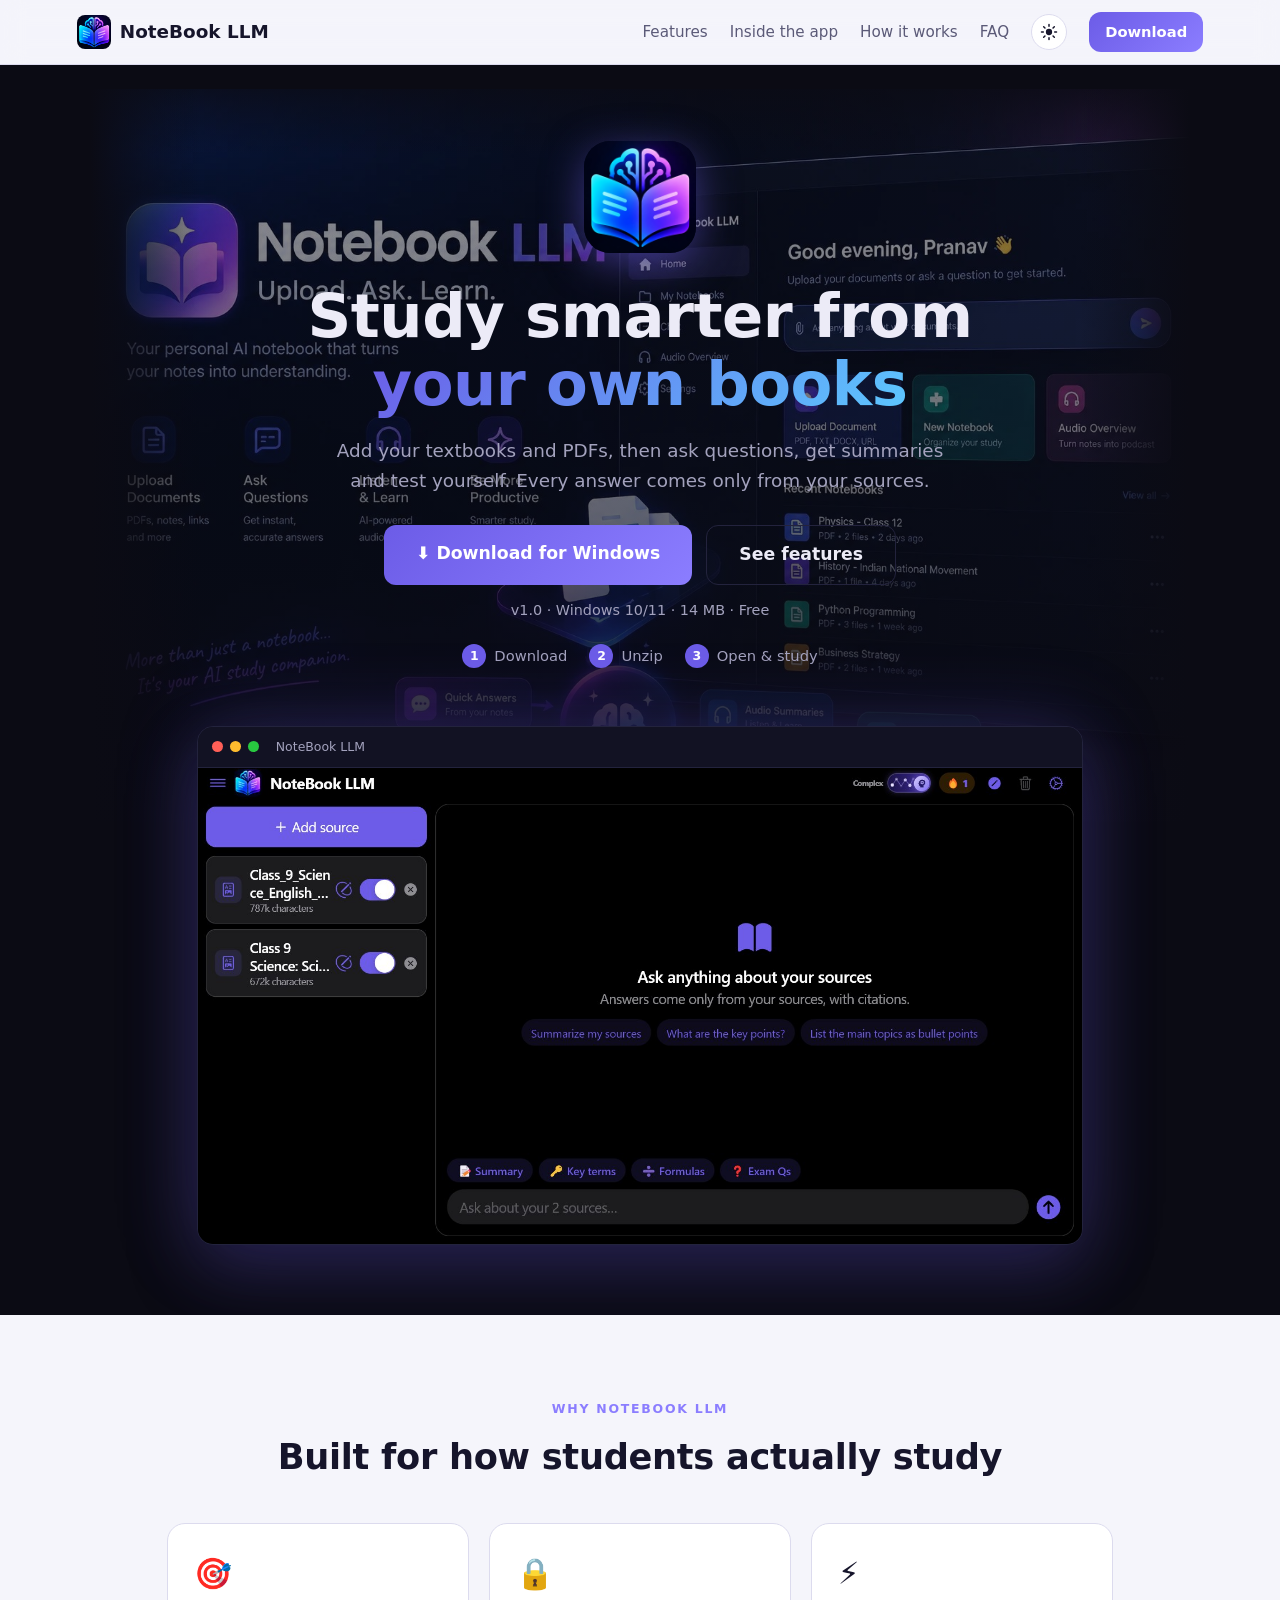
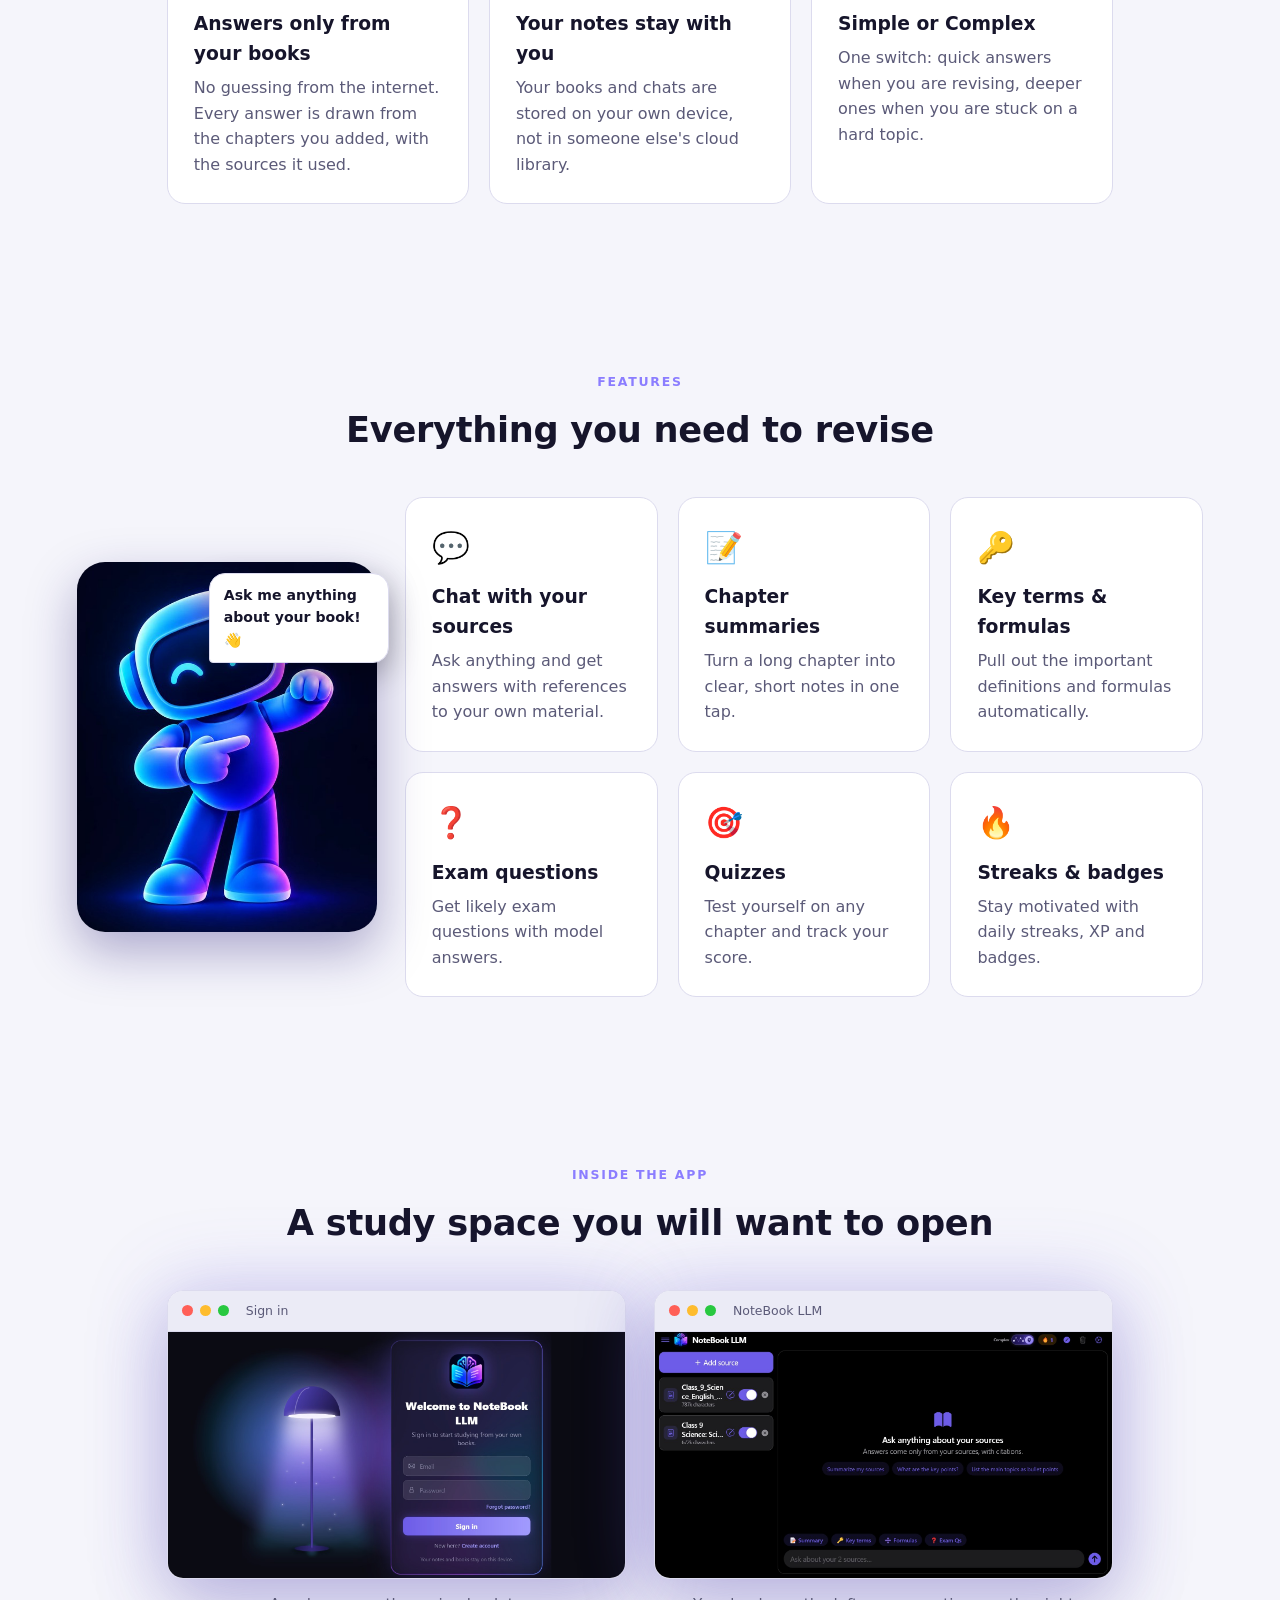
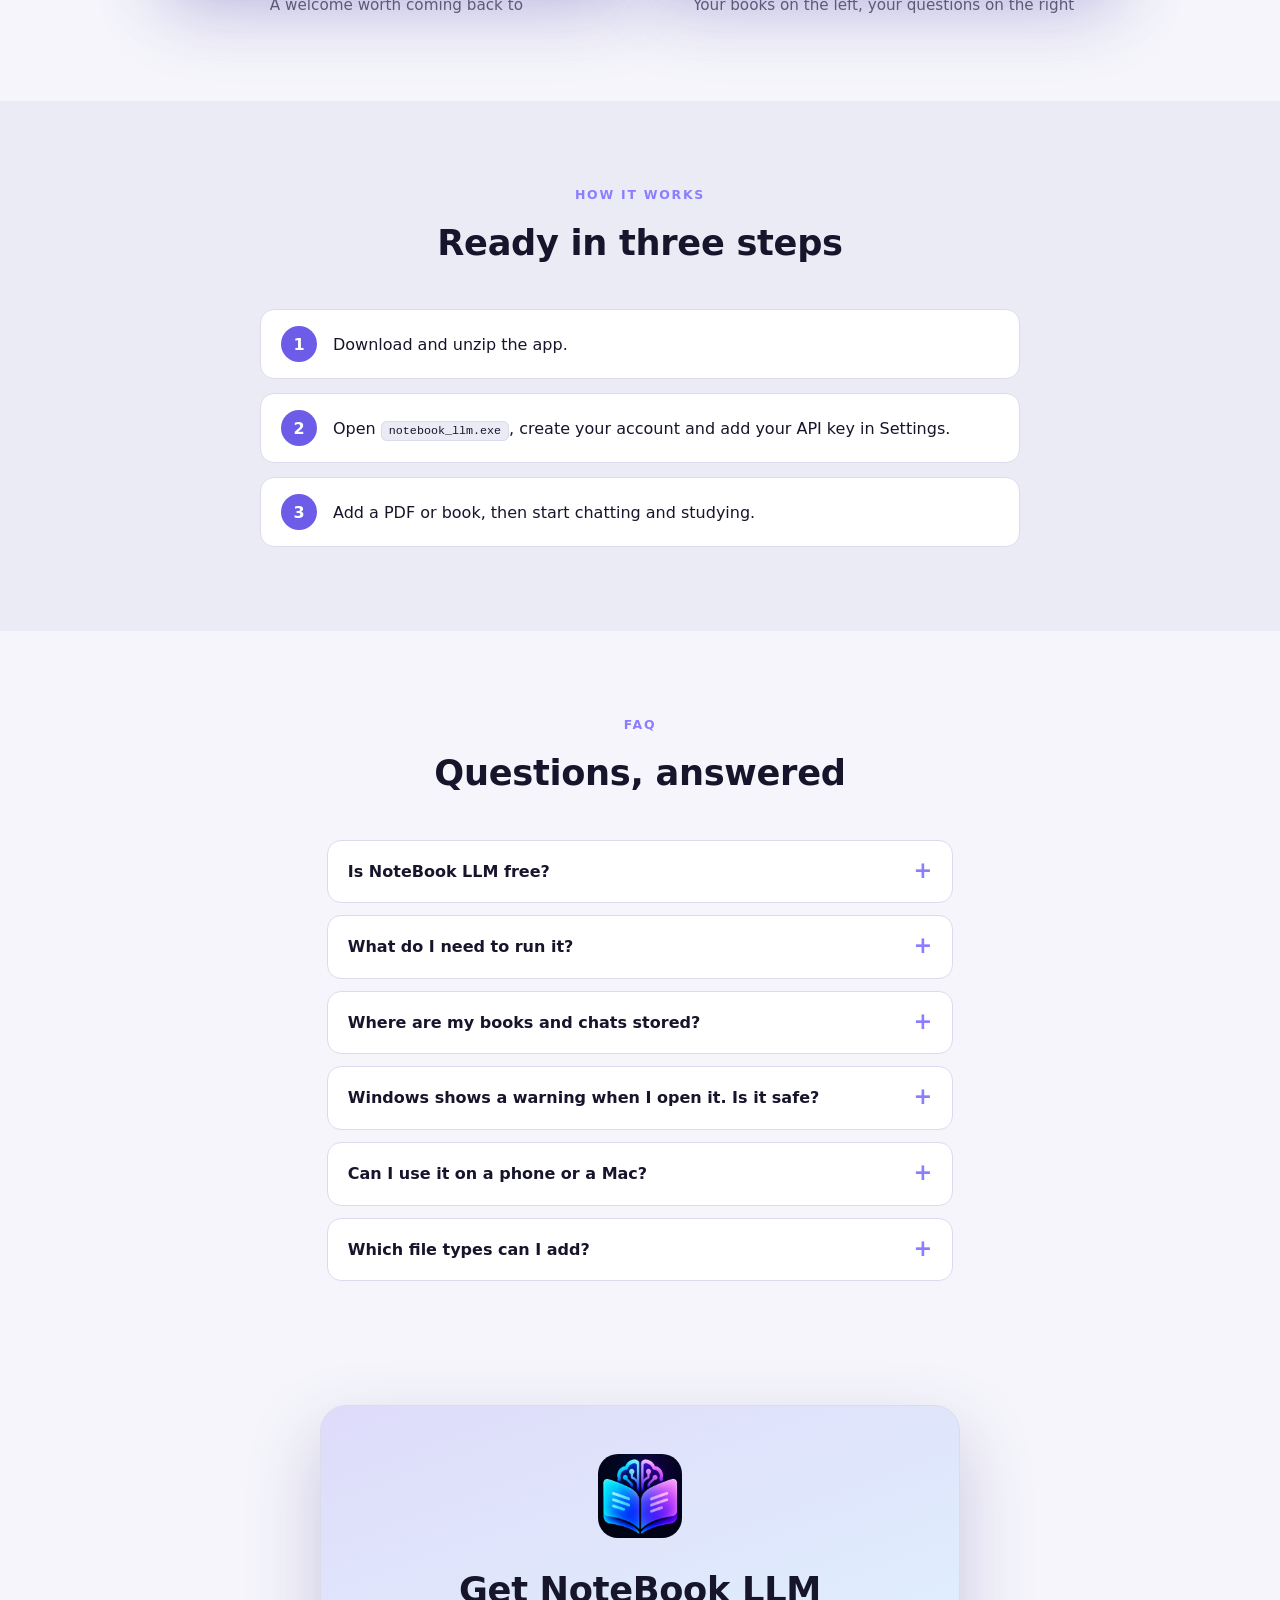
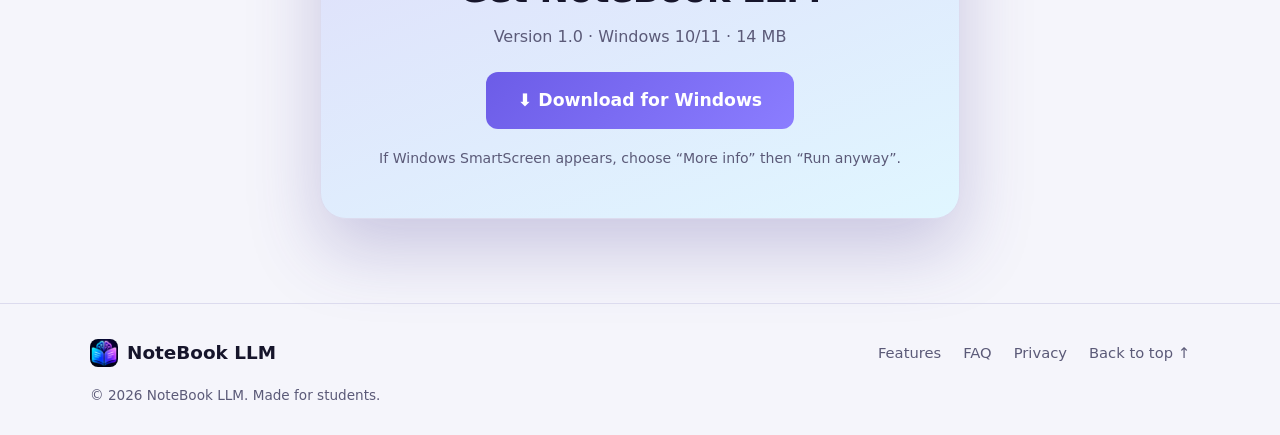
<file: index.html>
<!DOCTYPE html>
<html lang="en" class="no-js">
<head>
  <meta charset="UTF-8">
  <meta name="viewport" content="width=device-width, initial-scale=1.0">
  <title>NoteBook LLM - Study smarter from your own books</title>
  <meta name="description" content="Add your textbooks and PDFs, then chat, summarise and take quizzes. Every answer comes only from your own sources.">
  <meta name="theme-color" content="#0b0b14">

  <!-- Social preview. After the site is online, change og:image to the full address, e.g. https://yoursite.com/img/og-image.jpg -->
  <meta property="og:type" content="website">
  <meta property="og:title" content="NoteBook LLM - Study smarter from your own books">
  <meta property="og:description" content="Chat with your textbooks, get summaries and quizzes. Answers come only from your sources.">
  <meta property="og:image" content="img/og-image.jpg">
  <meta name="twitter:card" content="summary_large_image">

  <link rel="icon" type="image/png" href="favicon.png">
  <link rel="stylesheet" href="style.css">
  <script>
    // Set the theme before the page paints, so there is no flash. JS-only styles start here.
    (function () {
      var d = document.documentElement;
      d.className = 'js';
      var t = null;
      try { t = localStorage.getItem('theme'); } catch (e) {}
      var q = /[?&]theme=(light|dark)/.exec(location.search); if (q) t = q[1];
      if (!t) t = window.matchMedia && matchMedia('(prefers-color-scheme: light)').matches ? 'light' : 'dark';
      d.setAttribute('data-theme', t);
    })();
  </script>
</head>
<body>
  <a class="skip" href="#why">Skip to content</a>

  <header class="nav">
    <a class="brand" href="#top"><img class="logo" src="logo-icon.png" alt="" width="34" height="34"> NoteBook LLM</a>
    <nav aria-label="Main">
      <a class="nl" href="#features">Features</a>
      <a class="nl" href="#inside">Inside the app</a>
      <a class="nl" href="#how">How it works</a>
      <a class="nl" href="#faq">FAQ</a>
      <button class="theme-toggle" id="themeToggle" type="button" aria-label="Switch between light and dark mode" title="Light / dark">
        <svg class="i-moon" viewBox="0 0 24 24" width="18" height="18" aria-hidden="true"><path fill="currentColor" d="M21 12.8A9 9 0 1 1 11.2 3a7 7 0 0 0 9.8 9.8z"/></svg>
        <svg class="i-sun" viewBox="0 0 24 24" width="18" height="18" aria-hidden="true"><circle cx="12" cy="12" r="4.2" fill="currentColor"/><g stroke="currentColor" stroke-width="2" stroke-linecap="round"><path d="M12 2v2.4M12 19.6V22M2 12h2.4M19.6 12H22M4.9 4.9l1.7 1.7M17.4 17.4l1.7 1.7M19.1 4.9l-1.7 1.7M6.6 17.4l-1.7 1.7"/></g></svg>
      </button>
      <a class="btn small" href="#download">Download</a>
    </nav>
  </header>

  <main id="top">
    <!-- HERO -->
    <div class="hero-wrap">
      <div class="orb o1"></div><div class="orb o2"></div><div class="orb o3"></div>
      <section class="hero">
        <img class="hero-logo" src="logo-icon.png" alt="NoteBook LLM logo" width="112" height="112">
        <h1>Study smarter from <span class="grad">your own books</span></h1>
        <p class="lead">Add your textbooks and PDFs, then ask questions, get summaries and test yourself. Every answer comes only from your sources.</p>
        <div class="cta">
          <a class="btn big" href="downloads/NoteBook-LLM-Windows.zip" download>⬇ Download for Windows</a>
          <a class="btn ghost big" href="#features">See features</a>
        </div>
        <p class="meta">v1.0 · Windows 10/11 · 14 MB · Free</p>
        <ol class="quick" aria-label="How to get started">
          <li><b>1</b> Download</li>
          <li><b>2</b> Unzip</li>
          <li><b>3</b> Open &amp; study</li>
        </ol>
      </section>

      <div class="showcase reveal">
        <div class="frame float">
          <div class="frame-bar"><i></i><i></i><i></i><span>NoteBook LLM</span></div>
          <img src="img/app-home.jpg" alt="NoteBook LLM home screen with two textbooks added and the chat ready" width="1580" height="851">
        </div>
      </div>
    </div>

    <!-- WHY -->
    <section id="why" class="section">
      <p class="eyebrow reveal">Why NoteBook LLM</p>
      <h2 class="reveal">Built for how students actually study</h2>
      <div class="trio">
        <article class="card reveal"><div class="ico">🎯</div><h3>Answers only from your books</h3><p>No guessing from the internet. Every answer is drawn from the chapters you added, with the sources it used.</p></article>
        <article class="card reveal" style="--d:.08s"><div class="ico">🔒</div><h3>Your notes stay with you</h3><p>Your books and chats are stored on your own device, not in someone else's cloud library.</p></article>
        <article class="card reveal" style="--d:.16s"><div class="ico">⚡</div><h3>Simple or Complex</h3><p>One switch: quick answers when you are revising, deeper ones when you are stuck on a hard topic.</p></article>
      </div>
    </section>

    <!-- FEATURES -->
    <section id="features" class="section features">
      <p class="eyebrow reveal">Features</p>
      <h2 class="reveal">Everything you need to revise</h2>
      <div class="features-layout">
        <div class="mascot-wrap reveal">
          <div class="bubble">Ask me anything about your book! 👋</div>
          <img class="mascot" src="mascot.jpg" alt="NoteBook LLM assistant pointing at the features" width="560" height="691" loading="lazy">
        </div>
        <div class="grid">
          <article class="card reveal"><div class="ico">💬</div><h3>Chat with your sources</h3><p>Ask anything and get answers with references to your own material.</p></article>
          <article class="card reveal" style="--d:.06s"><div class="ico">📝</div><h3>Chapter summaries</h3><p>Turn a long chapter into clear, short notes in one tap.</p></article>
          <article class="card reveal" style="--d:.12s"><div class="ico">🔑</div><h3>Key terms &amp; formulas</h3><p>Pull out the important definitions and formulas automatically.</p></article>
          <article class="card reveal"><div class="ico">❓</div><h3>Exam questions</h3><p>Get likely exam questions with model answers.</p></article>
          <article class="card reveal" style="--d:.06s"><div class="ico">🎯</div><h3>Quizzes</h3><p>Test yourself on any chapter and track your score.</p></article>
          <article class="card reveal" style="--d:.12s"><div class="ico">🔥</div><h3>Streaks &amp; badges</h3><p>Stay motivated with daily streaks, XP and badges.</p></article>
        </div>
      </div>
    </section>

    <!-- INSIDE THE APP -->
    <section id="inside" class="section">
      <p class="eyebrow reveal">Inside the app</p>
      <h2 class="reveal">A study space you will want to open</h2>
      <div class="shots">
        <figure class="reveal">
          <div class="frame"><div class="frame-bar"><i></i><i></i><i></i><span>Sign in</span></div>
          <img src="img/app-login.jpg" alt="The sign-in screen with a glowing lamp and floating particles" width="1580" height="851" loading="lazy"></div>
          <figcaption>A welcome worth coming back to</figcaption>
        </figure>
        <figure class="reveal" style="--d:.1s">
          <div class="frame"><div class="frame-bar"><i></i><i></i><i></i><span>NoteBook LLM</span></div>
          <img src="img/app-home.jpg" alt="The main screen with sources on the left and the chat on the right" width="1580" height="851" loading="lazy"></div>
          <figcaption>Your books on the left, your questions on the right</figcaption>
        </figure>
      </div>
    </section>

    <!-- HOW -->
    <section id="how" class="section alt">
      <div class="inner">
        <p class="eyebrow reveal">How it works</p>
        <h2 class="reveal">Ready in three steps</h2>
        <ol class="steps">
          <li class="reveal"><b>1</b><span>Download and unzip the app.</span></li>
          <li class="reveal" style="--d:.08s"><b>2</b><span>Open <code>notebook_llm.exe</code>, create your account and add your API key in Settings.</span></li>
          <li class="reveal" style="--d:.16s"><b>3</b><span>Add a PDF or book, then start chatting and studying.</span></li>
        </ol>
      </div>
    </section>

    <!-- FAQ -->
    <section id="faq" class="section faq">
      <p class="eyebrow reveal">FAQ</p>
      <h2 class="reveal">Questions, answered</h2>
      <div class="qa reveal">
        <details><summary>Is NoteBook LLM free?</summary><p>Yes, the app is free to download and use. For AI answers it needs an API key, which you add once in Settings.</p></details>
        <details><summary>What do I need to run it?</summary><p>A Windows 10 or 11 PC, an internet connection, and the free account you create on the sign-in screen.</p></details>
        <details><summary>Where are my books and chats stored?</summary><p>On your own computer. Only the questions you ask, together with the passages needed to answer them, are sent to the AI service. See the <a href="privacy.html">Privacy page</a>.</p></details>
        <details><summary>Windows shows a warning when I open it. Is it safe?</summary><p>Windows shows a "protected your PC" notice for new apps that are not yet code-signed. Choose <b>More info</b>, then <b>Run anyway</b>.</p></details>
        <details><summary>Can I use it on a phone or a Mac?</summary><p>Not yet. NoteBook LLM is for Windows for now.</p></details>
        <details><summary>Which file types can I add?</summary><p>PDF, TXT, MD and CSV files, a web link, or text you paste in.</p></details>
      </div>
    </section>

    <!-- DOWNLOAD -->
    <section id="download" class="section download">
      <div class="dl reveal">
        <img src="logo-icon.png" alt="" width="84" height="84">
        <h2>Get NoteBook LLM</h2>
        <p>Version 1.0 · Windows 10/11 · 14 MB</p>
        <a class="btn big" href="downloads/NoteBook-LLM-Windows.zip" download>⬇ Download for Windows</a>
        <p class="note">If Windows SmartScreen appears, choose “More info” then “Run anyway”.</p>
      </div>
    </section>
  </main>

  <footer>
    <div class="foot">
      <a class="brand" href="#top"><img class="logo" src="logo-icon.png" alt="" width="28" height="28"> NoteBook LLM</a>
      <nav aria-label="Footer">
        <a href="#features">Features</a>
        <a href="#faq">FAQ</a>
        <a href="privacy.html">Privacy</a>
        <a href="#top">Back to top ↑</a>
      </nav>
    </div>
    <p class="copy">© 2026 NoteBook LLM. Made for students.</p>
  </footer>

  <script src="script.js"></script>
</body>
</html>
</file>
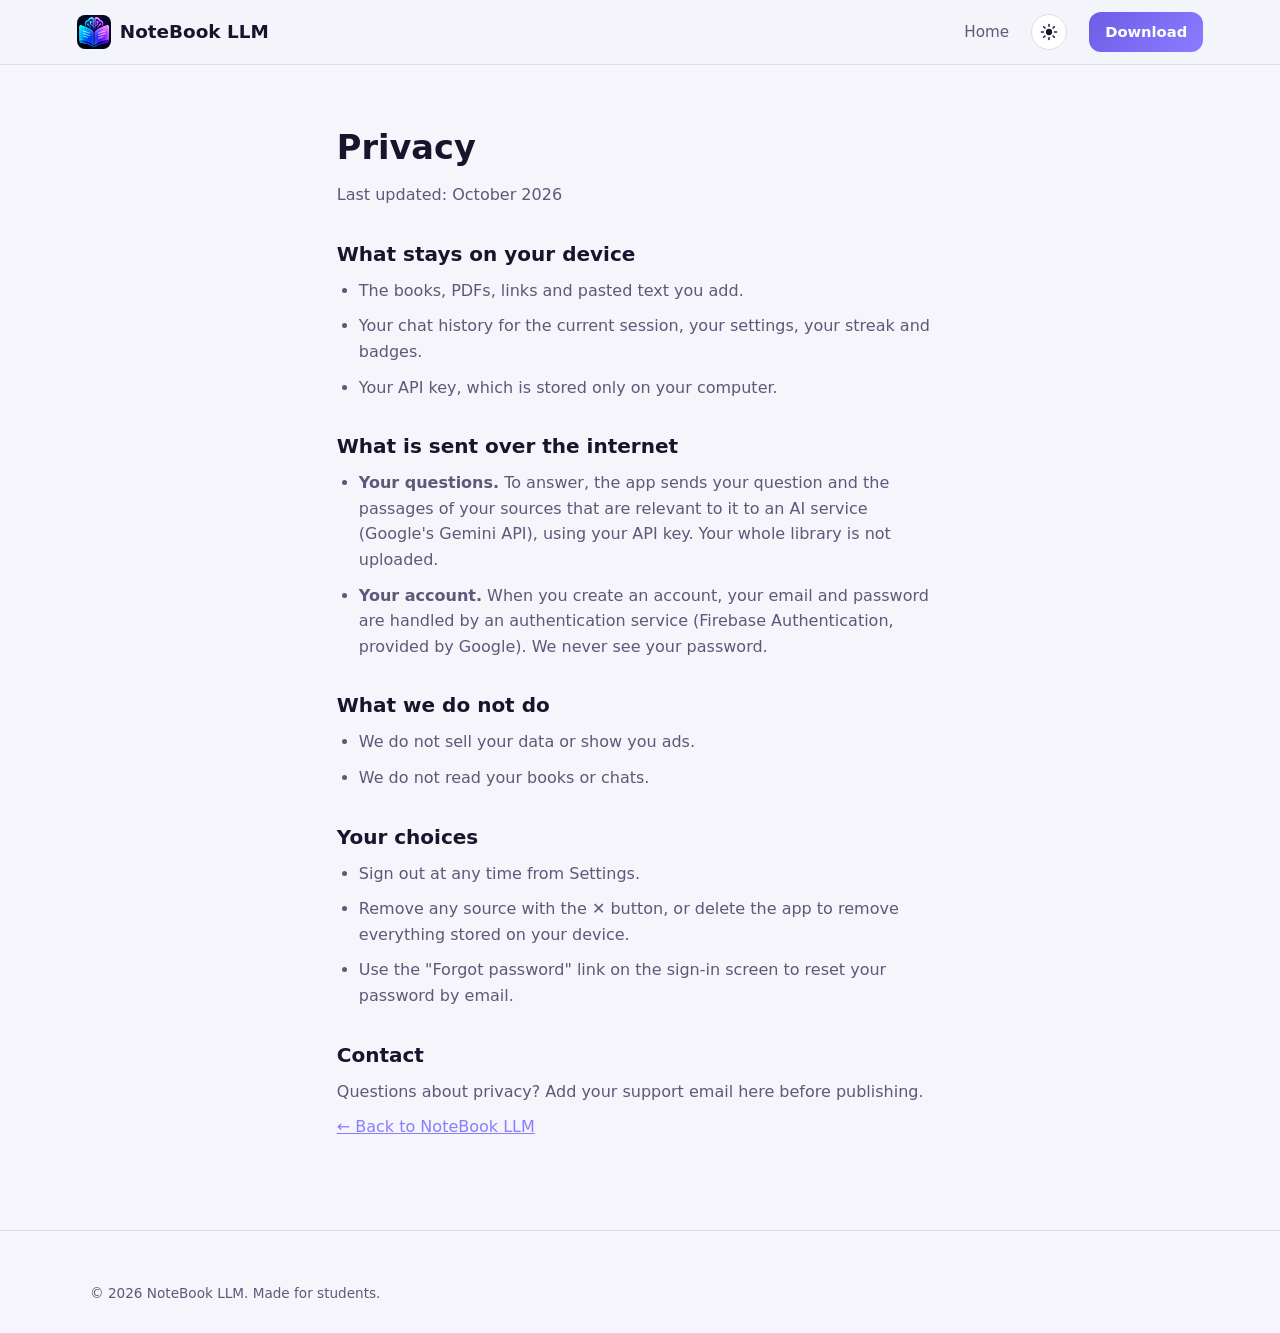
<file: privacy.html>
<!DOCTYPE html>
<html lang="en" class="no-js">
<head>
  <meta charset="UTF-8">
  <meta name="viewport" content="width=device-width, initial-scale=1.0">
  <title>Privacy - NoteBook LLM</title>
  <meta name="description" content="How NoteBook LLM handles your books, chats and account.">
  <link rel="icon" type="image/png" href="favicon.png">
  <link rel="stylesheet" href="style.css">
  <script>
    (function () {
      var d = document.documentElement; d.className = 'js';
      var t = null; try { t = localStorage.getItem('theme'); } catch (e) {}
      var q = /[?&]theme=(light|dark)/.exec(location.search); if (q) t = q[1];
      if (!t) t = window.matchMedia && matchMedia('(prefers-color-scheme: light)').matches ? 'light' : 'dark';
      d.setAttribute('data-theme', t);
    })();
  </script>
</head>
<body>
  <header class="nav">
    <a class="brand" href="index.html"><img class="logo" src="logo-icon.png" alt="" width="34" height="34"> NoteBook LLM</a>
    <nav aria-label="Main">
      <a class="nl" href="index.html">Home</a>
      <button class="theme-toggle" id="themeToggle" type="button" aria-label="Switch between light and dark mode" title="Light / dark">
        <svg class="i-moon" viewBox="0 0 24 24" width="18" height="18" aria-hidden="true"><path fill="currentColor" d="M21 12.8A9 9 0 1 1 11.2 3a7 7 0 0 0 9.8 9.8z"/></svg>
        <svg class="i-sun" viewBox="0 0 24 24" width="18" height="18" aria-hidden="true"><circle cx="12" cy="12" r="4.2" fill="currentColor"/><g stroke="currentColor" stroke-width="2" stroke-linecap="round"><path d="M12 2v2.4M12 19.6V22M2 12h2.4M19.6 12H22M4.9 4.9l1.7 1.7M17.4 17.4l1.7 1.7M19.1 4.9l-1.7 1.7M6.6 17.4l-1.7 1.7"/></g></svg>
      </button>
      <a class="btn small" href="index.html#download">Download</a>
    </nav>
  </header>

  <main class="doc">
    <h1>Privacy</h1>
    <p>Last updated: October 2026</p>

    <h2>What stays on your device</h2>
    <ul>
      <li>The books, PDFs, links and pasted text you add.</li>
      <li>Your chat history for the current session, your settings, your streak and badges.</li>
      <li>Your API key, which is stored only on your computer.</li>
    </ul>

    <h2>What is sent over the internet</h2>
    <ul>
      <li><b>Your questions.</b> To answer, the app sends your question and the passages of your sources that are relevant to it to an AI service (Google's Gemini API), using your API key. Your whole library is not uploaded.</li>
      <li><b>Your account.</b> When you create an account, your email and password are handled by an authentication service (Firebase Authentication, provided by Google). We never see your password.</li>
    </ul>

    <h2>What we do not do</h2>
    <ul>
      <li>We do not sell your data or show you ads.</li>
      <li>We do not read your books or chats.</li>
    </ul>

    <h2>Your choices</h2>
    <ul>
      <li>Sign out at any time from Settings.</li>
      <li>Remove any source with the ✕ button, or delete the app to remove everything stored on your device.</li>
      <li>Use the "Forgot password" link on the sign-in screen to reset your password by email.</li>
    </ul>

    <h2>Contact</h2>
    <p>Questions about privacy? Add your support email here before publishing.</p>
    <p><a href="index.html">← Back to NoteBook LLM</a></p>
  </main>

  <footer>
    <p class="copy">© 2026 NoteBook LLM. Made for students.</p>
  </footer>
  <script src="script.js"></script>
</body>
</html>
</file>
<file: style.css>
/* ------------------------------------------------------------------ theme */
:root, :root[data-theme="dark"] {
  --bg: #0b0b14;
  --bg-alt: #121223;
  --panel: #151525;
  --card: rgba(255, 255, 255, .04);
  --border: #23233d;
  --text: #ecebf7;
  --muted: #a3a2bd;
  --accent: #6c5ce7;
  --accent2: #a29bfe;
  --nav-bg: rgba(11, 11, 20, .78);
  --orb-op: .55;
  --shadow: 0 30px 80px rgba(0, 0, 0, .55);
  color-scheme: dark;
}
:root[data-theme="light"] {
  --bg: #f5f5fb;
  --bg-alt: #ebebf6;
  --panel: #ffffff;
  --card: #ffffff;
  --border: #dcdbee;
  --text: #16152b;
  --muted: #5b5a78;
  --accent: #6c5ce7;
  --accent2: #8b7dff;
  --nav-bg: rgba(245, 245, 251, .82);
  --orb-op: .35;
  --shadow: 0 30px 70px rgba(70, 60, 150, .25);
  color-scheme: light;
}

* { box-sizing: border-box; margin: 0; padding: 0; }
html { scroll-behavior: smooth; }
body {
  font-family: system-ui, -apple-system, "Segoe UI", Roboto, sans-serif;
  background: var(--bg);
  color: var(--text);
  line-height: 1.6;
  overflow-x: hidden;
  transition: background .3s, color .3s;
}
a { color: inherit; text-decoration: none; }
img { max-width: 100%; height: auto; }
section[id] { scroll-margin-top: 84px; }

.skip { position: absolute; left: -999px; top: 8px; background: var(--accent); color: #fff; padding: 8px 14px; border-radius: 8px; z-index: 50; }
.skip:focus { left: 8px; }

/* ------------------------------------------------------------------ nav */
.nav {
  position: sticky; top: 0; z-index: 20;
  display: flex; justify-content: space-between; align-items: center;
  padding: 12px 6vw;
  background: var(--nav-bg);
  backdrop-filter: blur(12px);
  -webkit-backdrop-filter: blur(12px);
  border-bottom: 1px solid var(--border);
}
.brand { font-weight: 800; font-size: 1.15rem; display: flex; align-items: center; gap: 9px; }
.logo { border-radius: 8px; display: block; }
.nav nav { display: flex; align-items: center; gap: 22px; }
.nl { color: var(--muted); font-size: .95rem; transition: color .15s; }
.nl:hover { color: var(--text); }
.theme-toggle {
  width: 36px; height: 36px; display: grid; place-items: center;
  border-radius: 50%; border: 1px solid var(--border); background: var(--card);
  color: var(--text); cursor: pointer; transition: transform .2s, background .2s;
}
.theme-toggle:hover { transform: rotate(18deg) scale(1.06); }
.theme-toggle .i-sun { display: none; }
:root[data-theme="light"] .theme-toggle .i-sun { display: block; }
:root[data-theme="light"] .theme-toggle .i-moon { display: none; }

/* ------------------------------------------------------------------ buttons */
.btn {
  display: inline-block; border: 0; cursor: pointer;
  background: linear-gradient(135deg, var(--accent), var(--accent2));
  color: #fff; font-weight: 700; font-size: 1rem;
  padding: 13px 26px; border-radius: 12px;
  transition: transform .18s, box-shadow .18s;
}
.btn:hover { transform: translateY(-2px); box-shadow: 0 10px 28px rgba(108, 92, 231, .45); }
.btn.small { padding: 8px 16px; font-size: .92rem; }
.btn.big { font-size: 1.08rem; padding: 15px 32px; }
.btn.ghost { background: transparent; color: var(--text); border: 1px solid var(--border); }
.btn.ghost:hover { box-shadow: none; border-color: var(--accent2); }
:focus-visible { outline: 2px solid var(--accent2); outline-offset: 3px; border-radius: 6px; }

/* ------------------------------------------------------------------ hero */
.hero-wrap {
  position: relative; overflow: hidden; padding-bottom: 70px;
  /* the whole picture, smaller, so it can be seen properly (not zoomed and cropped) */
  background:
    linear-gradient(90deg, #0b0b14 calc(50% - 550px), transparent calc(50% - 440px), transparent calc(50% + 440px), #0b0b14 calc(50% + 550px)) 0 0 / 100% 780px no-repeat,
    linear-gradient(180deg, #0b0b14 0, transparent 90px) 0 0 / 100% 780px no-repeat,
    linear-gradient(180deg, rgba(11, 11, 20, .42) 0%, rgba(11, 11, 20, .62) 60%, #0b0b14 100%) 0 0 / 100% 780px no-repeat,
    url("hero-bg.jpg") center 24px / min(100%, 1100px) auto no-repeat,
    #0b0b14;
  /* the picture is dark, so the text on it keeps the dark-theme colours in light mode too */
  --text: #ecebf7; --muted: #a3a2bd; --border: #23233d; --bg-alt: #121223; --panel: #151525;
  color: var(--text);
}
.hero-wrap .orb { display: none; }
.orb { position: absolute; border-radius: 50%; filter: blur(70px); opacity: var(--orb-op); pointer-events: none; }
.o1 { width: 620px; height: 620px; left: -160px; top: -120px; background: #6c5ce7; animation: drift1 18s ease-in-out infinite; }
.o2 { width: 520px; height: 520px; right: -140px; top: 40px; background: #00b8ff; animation: drift2 22s ease-in-out infinite; }
.o3 { width: 460px; height: 460px; left: 38%; top: 260px; background: #b44cff; animation: drift3 26s ease-in-out infinite; }
@keyframes drift1 { 50% { transform: translate(120px, 80px) scale(1.1); } }
@keyframes drift2 { 50% { transform: translate(-110px, 100px) scale(.92); } }
@keyframes drift3 { 50% { transform: translate(-90px, -70px) scale(1.12); } }

.hero { position: relative; z-index: 1; text-align: center; padding: 76px 6vw 40px; max-width: 880px; margin: 0 auto; }
.hero-logo { border-radius: 26px; margin-bottom: 22px; box-shadow: 0 10px 40px rgba(108, 92, 231, .5); }
.hero h1 { font-size: clamp(2.2rem, 6vw, 3.8rem); line-height: 1.12; margin-bottom: 18px; letter-spacing: -.5px; }
.grad { background: linear-gradient(135deg, var(--accent), #5cc8ff); -webkit-background-clip: text; background-clip: text; color: transparent; }
.lead { color: var(--muted); font-size: 1.15rem; max-width: 640px; margin: 0 auto; }
.cta { display: flex; gap: 14px; justify-content: center; flex-wrap: wrap; margin: 30px 0 14px; }
.meta { font-size: .9rem; color: var(--muted); }
.quick { list-style: none; display: flex; gap: 10px 22px; justify-content: center; flex-wrap: wrap; margin-top: 22px; color: var(--muted); font-size: .92rem; }
.quick li { display: flex; align-items: center; gap: 8px; }
.quick b { width: 24px; height: 24px; border-radius: 50%; background: var(--accent); color: #fff; display: grid; place-items: center; font-size: .78rem; }

.showcase { position: relative; z-index: 1; max-width: 1040px; margin: 18px auto 0; padding: 0 6vw; }
.frame {
  border-radius: 16px; overflow: hidden;
  background: var(--panel); border: 1px solid var(--border);
  box-shadow: var(--shadow), 0 0 80px rgba(108, 92, 231, .25);
}
.frame-bar { display: flex; align-items: center; gap: 7px; padding: 10px 14px; background: var(--bg-alt); border-bottom: 1px solid var(--border); }
.frame-bar i { width: 11px; height: 11px; border-radius: 50%; background: #ff5f57; }
.frame-bar i:nth-child(2) { background: #febc2e; }
.frame-bar i:nth-child(3) { background: #28c840; }
.frame-bar span { margin-left: 10px; font-size: .78rem; color: var(--muted); }
.frame img { display: block; width: 100%; }
.float { animation: floaty 7s ease-in-out infinite; }
@keyframes floaty { 50% { transform: translateY(-10px); } }

/* ------------------------------------------------------------------ sections */
.section { padding: 84px 6vw; max-width: 1100px; margin: 0 auto; text-align: center; }
.section h2 { font-size: clamp(1.6rem, 4vw, 2.2rem); margin-bottom: 38px; letter-spacing: -.3px; }
.eyebrow { text-transform: uppercase; letter-spacing: .14em; font-size: .78rem; font-weight: 700; color: var(--accent2); margin-bottom: 10px; }
.section.alt { max-width: none; background: var(--bg-alt); }
.inner { max-width: 760px; margin: 0 auto; }

.card {
  background: var(--card); border: 1px solid var(--border); border-radius: 18px;
  padding: 26px; text-align: left;
  transition: transform .22s, border-color .22s, box-shadow .22s;
}
.card:hover { transform: translateY(-5px); border-color: var(--accent2); box-shadow: 0 16px 40px rgba(108, 92, 231, .22); }
.card .ico { font-size: 1.9rem; margin-bottom: 10px; }
.card h3 { margin-bottom: 6px; }
.card p { color: var(--muted); }

.trio { display: grid; grid-template-columns: repeat(auto-fit, minmax(260px, 1fr)); gap: 20px; }
.grid { display: grid; grid-template-columns: repeat(auto-fit, minmax(240px, 1fr)); gap: 20px; }

/* features + robot */
.features-layout { display: block; }
.mascot-wrap { display: none; position: relative; }
.mascot { display: block; width: 100%; height: auto; pointer-events: none; }
.bubble {
  position: absolute; top: 3%; right: -4%; z-index: 2; max-width: 180px;
  background: var(--panel); color: var(--text); border: 1px solid var(--border);
  padding: 10px 14px; border-radius: 16px 16px 16px 4px; font-size: .88rem; font-weight: 600; text-align: left;
  box-shadow: 0 10px 30px rgba(0, 0, 0, .3);
  opacity: 0; transform: scale(.6); transform-origin: bottom left;
}
.mascot-wrap.in .bubble { animation: pop .5s .5s cubic-bezier(.2, 1.4, .4, 1) forwards; }
@keyframes pop { to { opacity: 1; transform: scale(1); } }
.mascot-wrap.in .mascot { animation: wave 1.4s .2s ease-in-out 1, bob 5s 1.6s ease-in-out infinite; transform-origin: 50% 90%; }
@keyframes wave { 0%, 100% { transform: rotate(0); } 25% { transform: rotate(-4deg); } 55% { transform: rotate(3deg); } 80% { transform: rotate(-2deg); } }
@keyframes bob { 0%, 100% { transform: translateY(0); } 50% { transform: translateY(-12px); } }

@media (min-width: 1200px) {
  .section.features { max-width: 1400px; }
  .features-layout { display: grid; grid-template-columns: 300px 1fr; gap: 28px; align-items: center; }
  .mascot-wrap { display: block; }
  /* dark image blends into the dark page; in light mode it sits in its own rounded dark card */
  :root[data-theme="dark"] .mascot {
    mix-blend-mode: screen;
    -webkit-mask-image: radial-gradient(ellipse 62% 62% at 50% 50%, #000 55%, transparent 100%);
    mask-image: radial-gradient(ellipse 62% 62% at 50% 50%, #000 55%, transparent 100%);
  }
  :root[data-theme="light"] .mascot { border-radius: 28px; box-shadow: 0 20px 50px rgba(40, 30, 120, .35); }
}

/* screenshots */
.shots { display: grid; grid-template-columns: repeat(auto-fit, minmax(340px, 1fr)); gap: 28px; }
.shots figure { text-align: center; }
.shots figcaption { margin-top: 14px; color: var(--muted); font-size: .95rem; }

/* how it works */
.steps { list-style: none; display: grid; gap: 14px; text-align: left; }
.steps li { display: flex; align-items: center; gap: 16px; background: var(--panel); border: 1px solid var(--border); padding: 16px 20px; border-radius: 14px; }
.steps b { flex: none; width: 36px; height: 36px; border-radius: 50%; display: grid; place-items: center; background: var(--accent); color: #fff; }
code { background: var(--bg-alt); border: 1px solid var(--border); padding: 2px 7px; border-radius: 6px; font-size: .9em; }

/* faq */
.faq { max-width: 780px; }
.qa { text-align: left; display: grid; gap: 12px; }
details { background: var(--card); border: 1px solid var(--border); border-radius: 14px; padding: 4px 20px; transition: border-color .2s; }
details[open] { border-color: var(--accent2); }
summary { cursor: pointer; font-weight: 700; padding: 14px 0; list-style: none; display: flex; justify-content: space-between; gap: 14px; }
summary::-webkit-details-marker { display: none; }
summary::after { content: "+"; color: var(--accent2); font-size: 1.4rem; line-height: 1; transition: transform .2s; }
details[open] summary::after { transform: rotate(45deg); }
details p { color: var(--muted); padding: 0 0 16px; }
details a { color: var(--accent2); text-decoration: underline; }

/* download */
.download { padding-top: 40px; }
.dl {
  max-width: 640px; margin: 0 auto; padding: 48px 28px; border-radius: 26px;
  background: linear-gradient(160deg, rgba(108, 92, 231, .22), rgba(0, 184, 255, .12)), var(--panel);
  border: 1px solid var(--border); box-shadow: var(--shadow);
}
.dl img { border-radius: 20px; margin-bottom: 16px; }
.dl h2 { margin-bottom: 6px; }
.dl > p { color: var(--muted); margin-bottom: 22px; }
.dl .note { margin: 18px 0 0; font-size: .88rem; }

/* footer */
footer { border-top: 1px solid var(--border); padding: 34px 6vw 28px; }
.foot { max-width: 1100px; margin: 0 auto; display: flex; justify-content: space-between; align-items: center; gap: 16px; flex-wrap: wrap; }
.foot nav { display: flex; gap: 22px; flex-wrap: wrap; }
.foot nav a { color: var(--muted); font-size: .92rem; }
.foot nav a:hover { color: var(--text); }
.copy { max-width: 1100px; margin: 18px auto 0; color: var(--muted); font-size: .85rem; }

/* privacy page */
.doc { max-width: 760px; margin: 0 auto; padding: 56px 6vw 80px; }
.doc h1 { font-size: 2.1rem; margin-bottom: 8px; }
.doc h2 { font-size: 1.25rem; margin: 30px 0 8px; }
.doc p, .doc li { color: var(--muted); margin-bottom: 10px; }
.doc ul { padding-left: 22px; }
.doc a { color: var(--accent2); text-decoration: underline; }

/* ------------------------------------------------------------------ scroll reveal */
.js .reveal { opacity: 0; transform: translateY(28px); transition: opacity .7s ease, transform .7s cubic-bezier(.2, .7, .2, 1); transition-delay: var(--d, 0s); }
.js .reveal.in { opacity: 1; transform: none; }

/* ------------------------------------------------------------------ small screens */
@media (max-width: 760px) {
  .nl { display: none; }
  .nav nav { gap: 12px; }
  .hero { padding-top: 48px; }
  .section { padding: 60px 6vw; }
  .shots { grid-template-columns: 1fr; }
  .orb { filter: blur(50px); }
  .o1, .o2, .o3 { width: 320px; height: 320px; }
}

@media (prefers-reduced-motion: reduce) {
  html { scroll-behavior: auto; }
  .orb, .float, .mascot-wrap.in .mascot { animation: none !important; }
  .js .reveal { opacity: 1; transform: none; transition: none; }
  .bubble { opacity: 1; transform: none; animation: none !important; }
}
</file>
